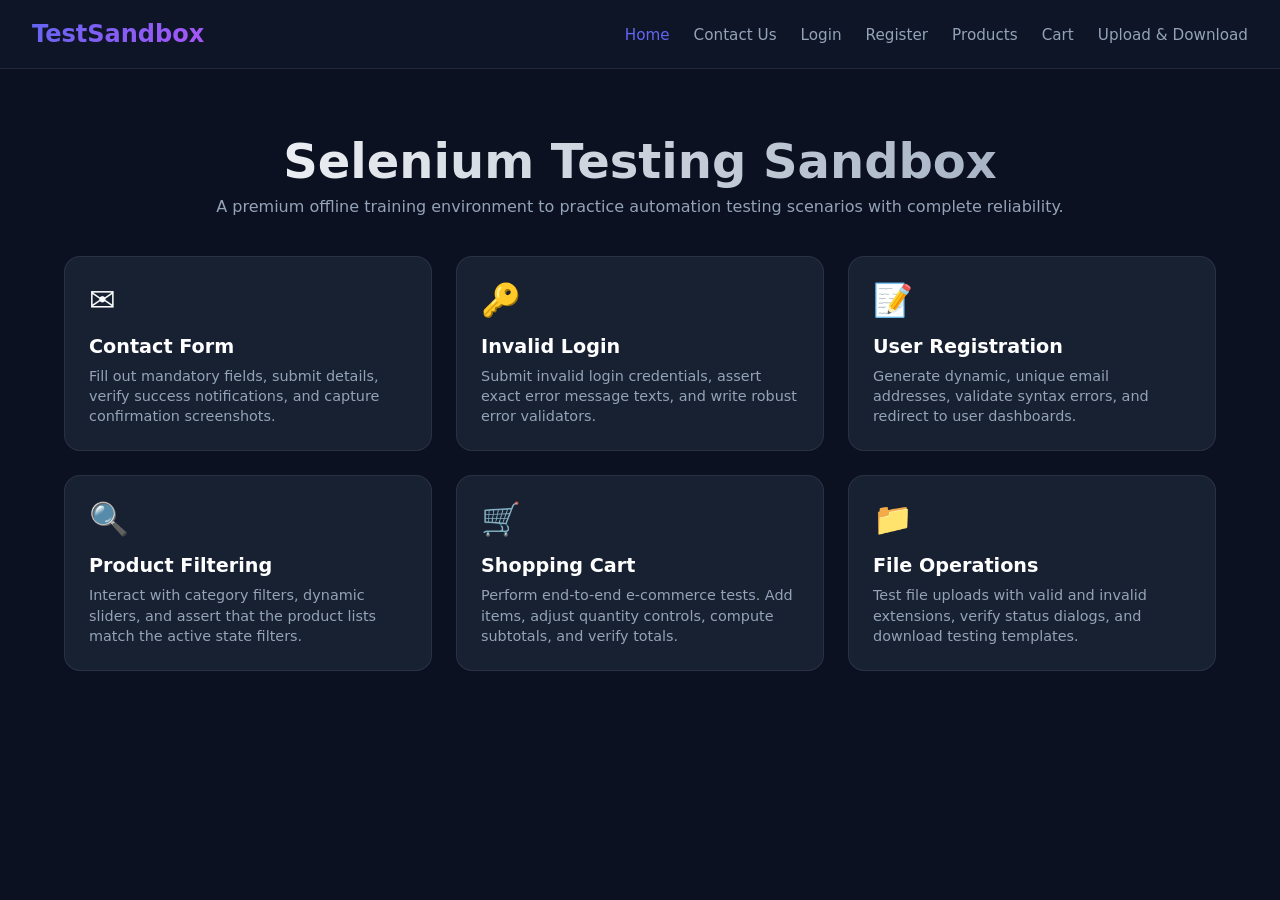
<file: AutomationProject/src/test/resources/mocksite/index.html>
<!DOCTYPE html>
<html lang="en">
<head>
    <meta charset="UTF-8">
    <meta name="viewport" content="width=device-width, initial-scale=1.0">
    <title>Automation Testing Sandbox</title>
    <link rel="stylesheet" href="style.css">
</head>
<body>
    <nav class="navbar">
        <a href="index.html" class="navbar-brand">TestSandbox</a>
        <ul class="navbar-nav">
            <li><a href="index.html" class="nav-link">Home</a></li>
            <li><a href="contact.html" class="nav-link">Contact Us</a></li>
            <li><a href="login.html" class="nav-link">Login</a></li>
            <li><a href="register.html" class="nav-link">Register</a></li>
            <li><a href="products.html" class="nav-link">Products</a></li>
            <li><a href="cart.html" class="nav-link">Cart</a></li>
            <li><a href="upload.html" class="nav-link">Upload & Download</a></li>
        </ul>
    </nav>

    <div class="container" style="text-align: center;">
        <h1 class="page-title" style="font-size: 3rem; margin-top: 1.5rem;">Selenium Testing Sandbox</h1>
        <p class="page-subtitle">A premium offline training environment to practice automation testing scenarios with complete reliability.</p>

        <div class="portal-grid">
            <a href="contact.html" class="portal-card">
                <div class="portal-icon">✉️</div>
                <h3 class="portal-title">Contact Form</h3>
                <p class="portal-desc">Fill out mandatory fields, submit details, verify success notifications, and capture confirmation screenshots.</p>
            </a>

            <a href="login.html" class="portal-card">
                <div class="portal-icon">🔑</div>
                <h3 class="portal-title">Invalid Login</h3>
                <p class="portal-desc">Submit invalid login credentials, assert exact error message texts, and write robust error validators.</p>
            </a>

            <a href="register.html" class="portal-card">
                <div class="portal-icon">📝</div>
                <h3 class="portal-title">User Registration</h3>
                <p class="portal-desc">Generate dynamic, unique email addresses, validate syntax errors, and redirect to user dashboards.</p>
            </a>

            <a href="products.html" class="portal-card">
                <div class="portal-icon">🔍</div>
                <h3 class="portal-title">Product Filtering</h3>
                <p class="portal-desc">Interact with category filters, dynamic sliders, and assert that the product lists match the active state filters.</p>
            </a>

            <a href="cart.html" class="portal-card">
                <div class="portal-icon">🛒</div>
                <h3 class="portal-title">Shopping Cart</h3>
                <p class="portal-desc">Perform end-to-end e-commerce tests. Add items, adjust quantity controls, compute subtotals, and verify totals.</p>
            </a>

            <a href="upload.html" class="portal-card">
                <div class="portal-icon">📁</div>
                <h3 class="portal-title">File Operations</h3>
                <p class="portal-desc">Test file uploads with valid and invalid extensions, verify status dialogs, and download testing templates.</p>
            </a>
        </div>
    </div>

    <script src="app.js"></script>
</body>
</html>
</file>
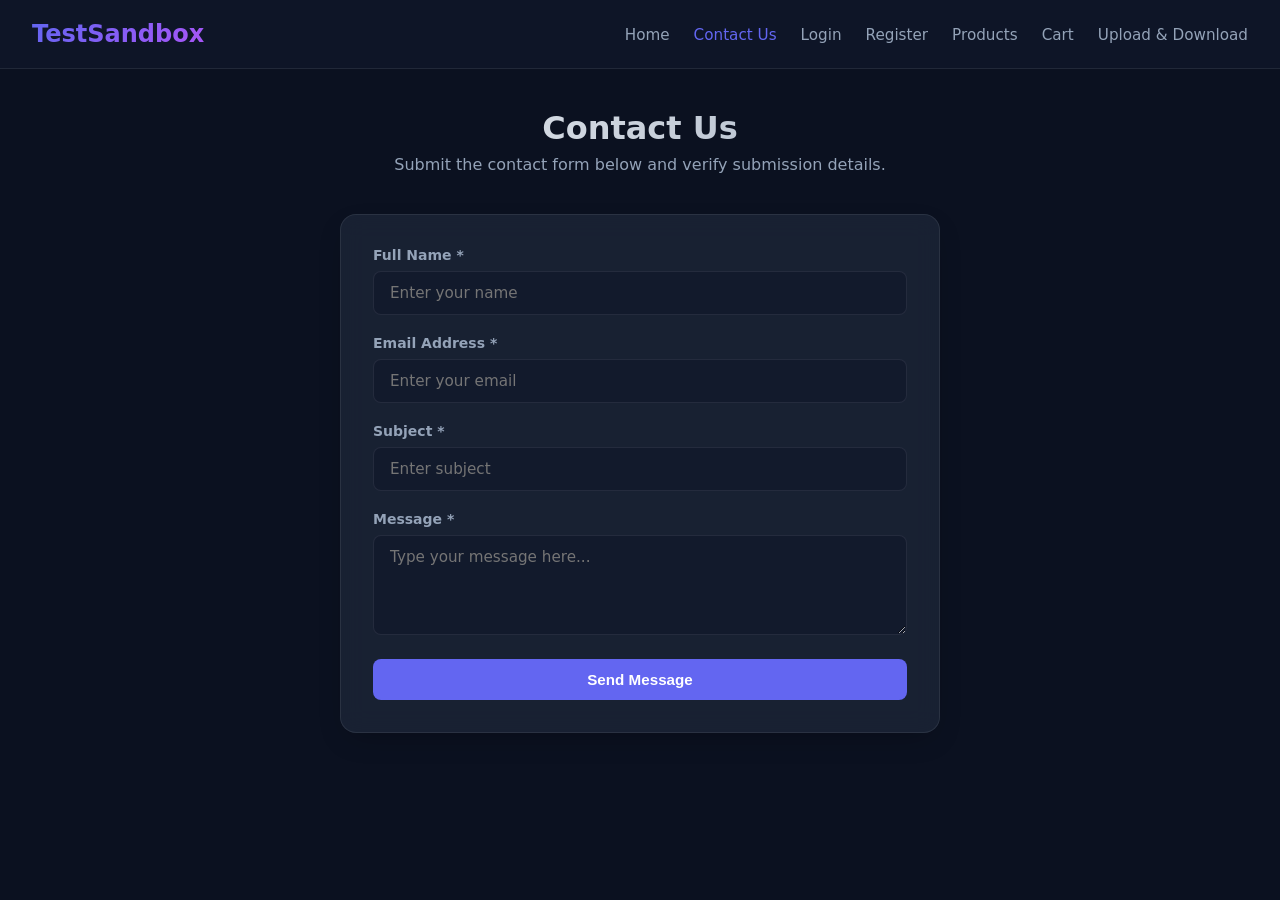
<file: AutomationProject/src/test/resources/mocksite/contact.html>
<!DOCTYPE html>
<html lang="en">
<head>
    <meta charset="UTF-8">
    <meta name="viewport" content="width=device-width, initial-scale=1.0">
    <title>Contact Us - TestSandbox</title>
    <link rel="stylesheet" href="style.css">
</head>
<body>
    <nav class="navbar">
        <a href="index.html" class="navbar-brand">TestSandbox</a>
        <ul class="navbar-nav">
            <li><a href="index.html" class="nav-link">Home</a></li>
            <li><a href="contact.html" class="nav-link">Contact Us</a></li>
            <li><a href="login.html" class="nav-link">Login</a></li>
            <li><a href="register.html" class="nav-link">Register</a></li>
            <li><a href="products.html" class="nav-link">Products</a></li>
            <li><a href="cart.html" class="nav-link">Cart</a></li>
            <li><a href="upload.html" class="nav-link">Upload & Download</a></li>
        </ul>
    </nav>

    <div class="container">
        <h1 class="page-title">Contact Us</h1>
        <p class="page-subtitle">Submit the contact form below and verify submission details.</p>

        <div class="card">
            <div id="success-msg" class="alert alert-success" style="display: none;"></div>
            
            <form id="contact-form">
                <div class="form-group">
                    <label for="name" class="form-label">Full Name *</label>
                    <input type="text" id="name" name="name" class="form-control" placeholder="Enter your name" required>
                </div>
                
                <div class="form-group">
                    <label for="email" class="form-label">Email Address *</label>
                    <input type="email" id="email" name="email" class="form-control" placeholder="Enter your email" required>
                </div>

                <div class="form-group">
                    <label for="subject" class="form-label">Subject *</label>
                    <input type="text" id="subject" name="subject" class="form-control" placeholder="Enter subject" required>
                </div>

                <div class="form-group">
                    <label for="message" class="form-label">Message *</label>
                    <textarea id="message" name="message" class="form-control" placeholder="Type your message here..." required></textarea>
                </div>

                <button type="submit" id="submit-btn" class="btn">Send Message</button>
            </form>
        </div>
    </div>

    <script src="app.js"></script>
</body>
</html>
</file>
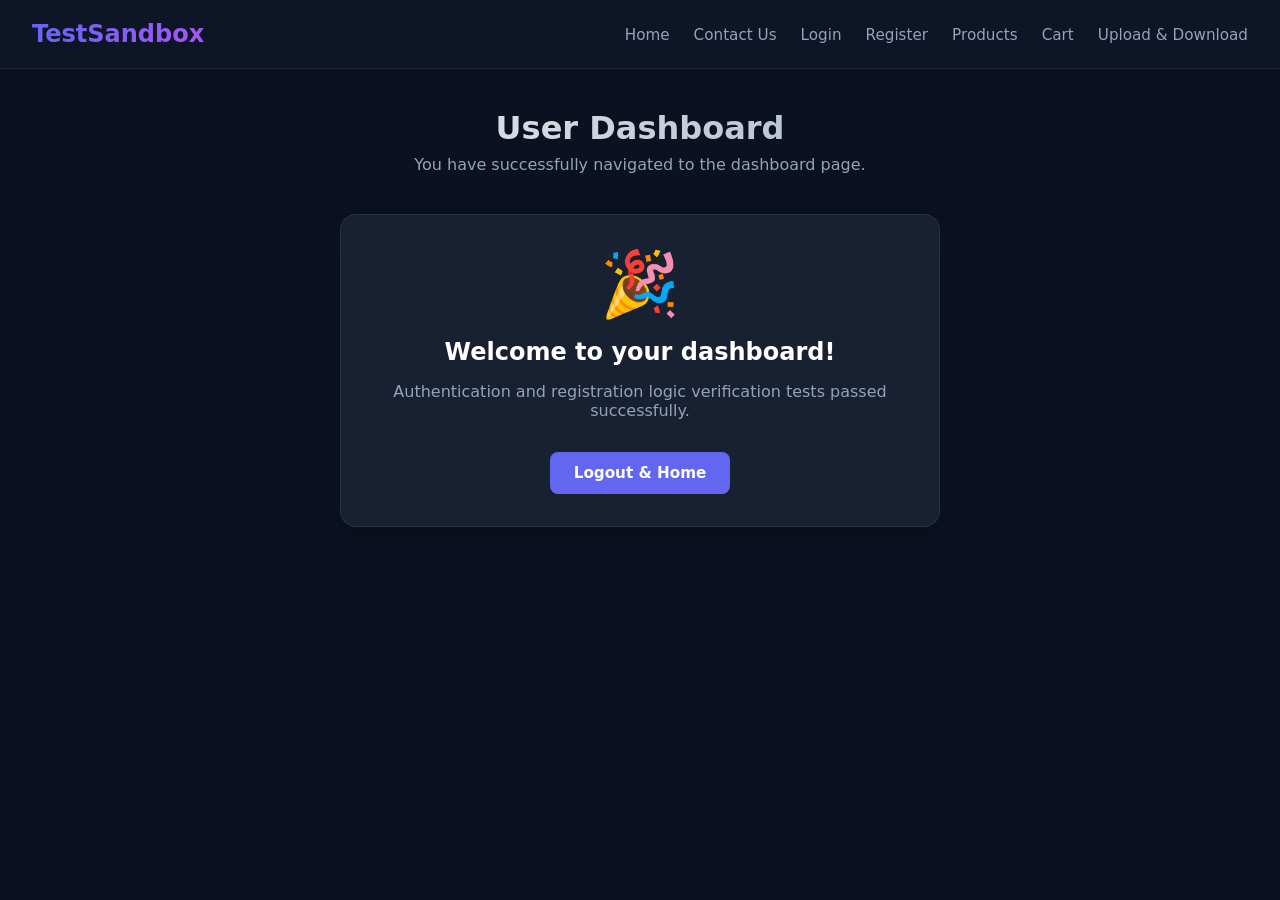
<file: AutomationProject/src/test/resources/mocksite/dashboard.html>
<!DOCTYPE html>
<html lang="en">
<head>
    <meta charset="UTF-8">
    <meta name="viewport" content="width=device-width, initial-scale=1.0">
    <title>Dashboard - TestSandbox</title>
    <link rel="stylesheet" href="style.css">
</head>
<body>
    <nav class="navbar">
        <a href="index.html" class="navbar-brand">TestSandbox</a>
        <ul class="navbar-nav">
            <li><a href="index.html" class="nav-link">Home</a></li>
            <li><a href="contact.html" class="nav-link">Contact Us</a></li>
            <li><a href="login.html" class="nav-link">Login</a></li>
            <li><a href="register.html" class="nav-link">Register</a></li>
            <li><a href="products.html" class="nav-link">Products</a></li>
            <li><a href="cart.html" class="nav-link">Cart</a></li>
            <li><a href="upload.html" class="nav-link">Upload & Download</a></li>
        </ul>
    </nav>

    <div class="container" style="text-align: center;">
        <h1 class="page-title">User Dashboard</h1>
        <p class="page-subtitle">You have successfully navigated to the dashboard page.</p>

        <div class="card">
            <div style="font-size: 4rem; margin-bottom: 1rem;">🎉</div>
            <h2 id="welcome-msg" style="color: white; margin-bottom: 1rem;">Welcome to your dashboard!</h2>
            <p style="color: var(--text-muted); margin-bottom: 2rem;">Authentication and registration logic verification tests passed successfully.</p>
            <a href="index.html" class="btn" style="display: inline-block; width: auto;">Logout & Home</a>
        </div>
    </div>

    <script src="app.js"></script>
</body>
</html>
</file>
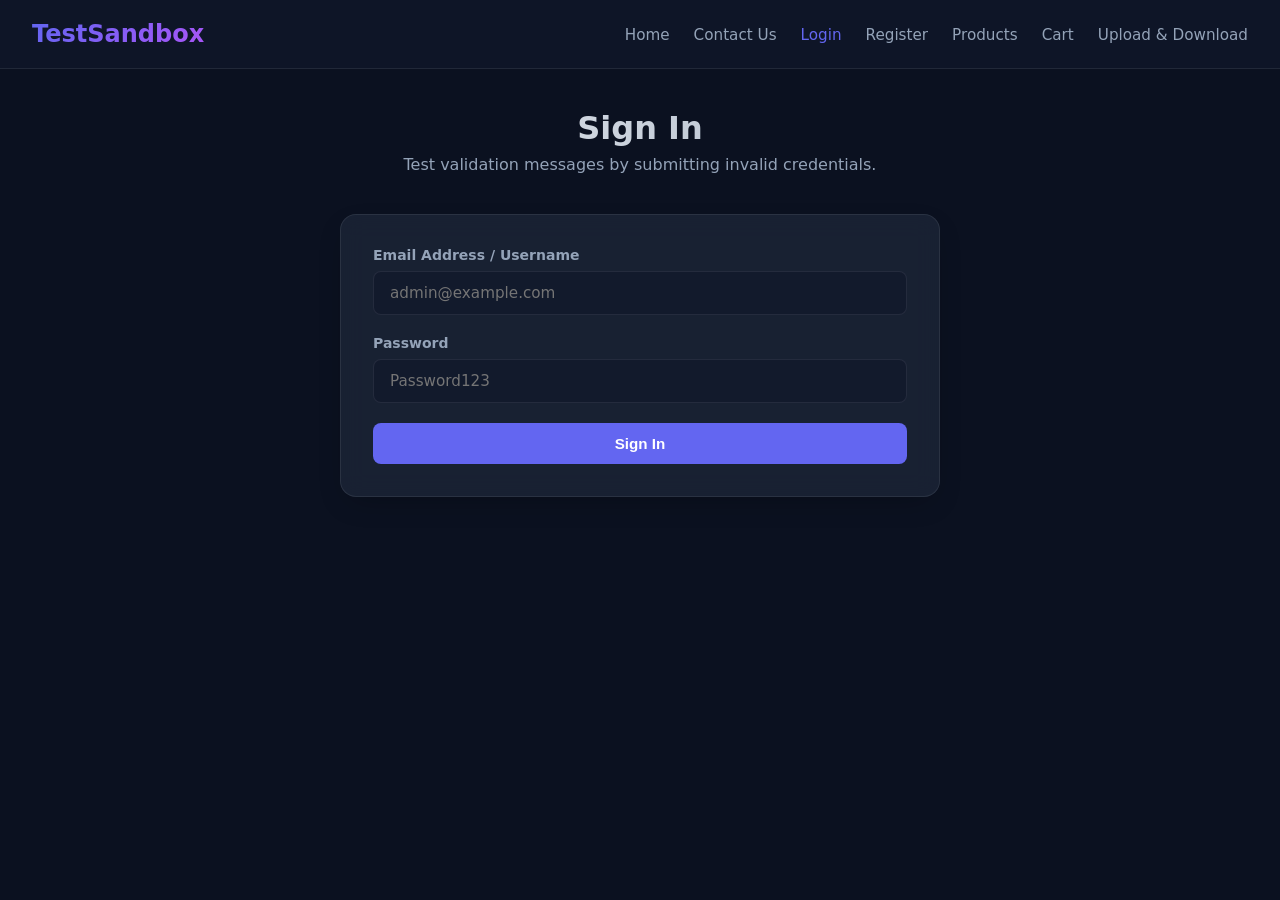
<file: AutomationProject/src/test/resources/mocksite/login.html>
<!DOCTYPE html>
<html lang="en">
<head>
    <meta charset="UTF-8">
    <meta name="viewport" content="width=device-width, initial-scale=1.0">
    <title>Login - TestSandbox</title>
    <link rel="stylesheet" href="style.css">
</head>
<body>
    <nav class="navbar">
        <a href="index.html" class="navbar-brand">TestSandbox</a>
        <ul class="navbar-nav">
            <li><a href="index.html" class="nav-link">Home</a></li>
            <li><a href="contact.html" class="nav-link">Contact Us</a></li>
            <li><a href="login.html" class="nav-link">Login</a></li>
            <li><a href="register.html" class="nav-link">Register</a></li>
            <li><a href="products.html" class="nav-link">Products</a></li>
            <li><a href="cart.html" class="nav-link">Cart</a></li>
            <li><a href="upload.html" class="nav-link">Upload & Download</a></li>
        </ul>
    </nav>

    <div class="container">
        <h1 class="page-title">Sign In</h1>
        <p class="page-subtitle">Test validation messages by submitting invalid credentials.</p>

        <div class="card">
            <div id="error-msg" class="alert alert-danger" style="display: none;"></div>

            <form id="login-form">
                <div class="form-group">
                    <label for="username" class="form-label">Email Address / Username</label>
                    <input type="text" id="username" class="form-control" placeholder="admin@example.com" required>
                </div>

                <div class="form-group">
                    <label for="password" class="form-label">Password</label>
                    <input type="password" id="password" class="form-control" placeholder="Password123" required>
                </div>

                <button type="submit" id="login-btn" class="btn">Sign In</button>
            </form>
        </div>
    </div>

    <script src="app.js"></script>
</body>
</html>
</file>
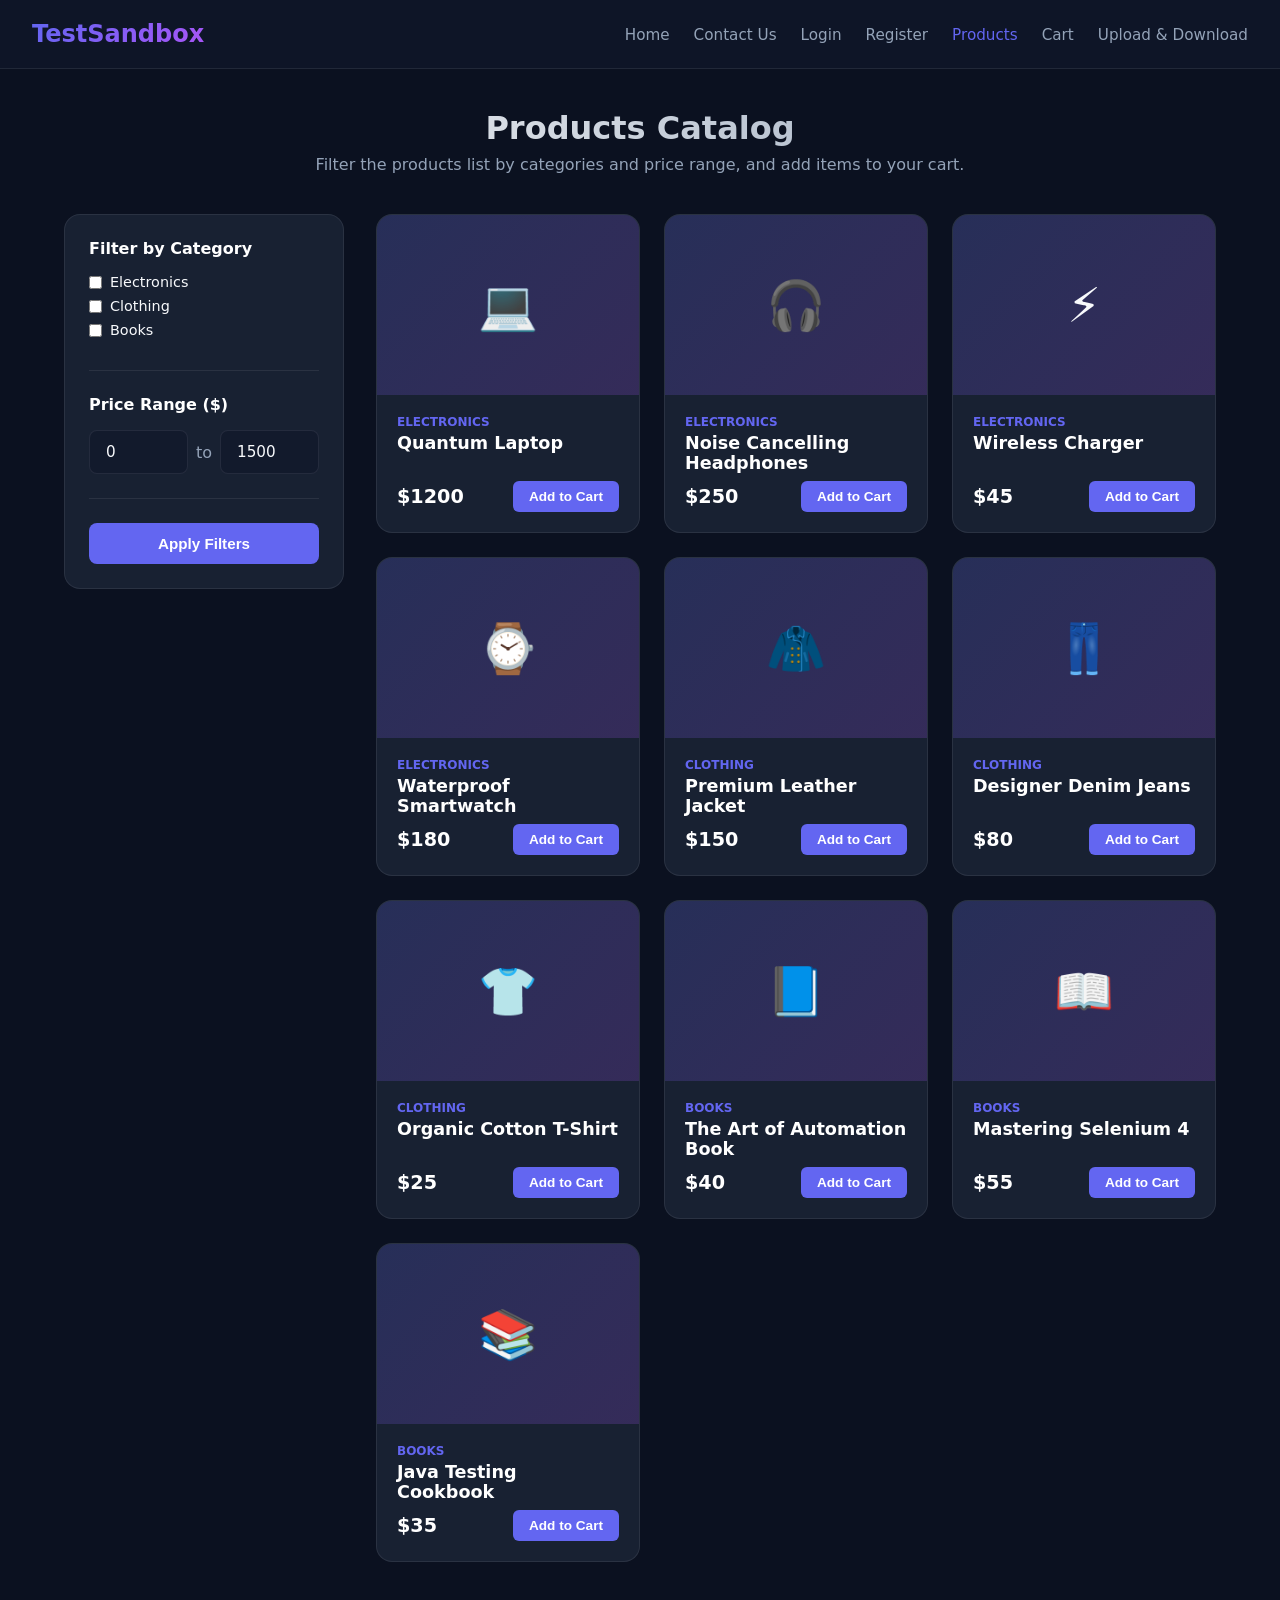
<file: AutomationProject/src/test/resources/mocksite/products.html>
<!DOCTYPE html>
<html lang="en">
<head>
    <meta charset="UTF-8">
    <meta name="viewport" content="width=device-width, initial-scale=1.0">
    <title>Products Catalog - TestSandbox</title>
    <link rel="stylesheet" href="style.css">
</head>
<body>
    <nav class="navbar">
        <a href="index.html" class="navbar-brand">TestSandbox</a>
        <ul class="navbar-nav">
            <li><a href="index.html" class="nav-link">Home</a></li>
            <li><a href="contact.html" class="nav-link">Contact Us</a></li>
            <li><a href="login.html" class="nav-link">Login</a></li>
            <li><a href="register.html" class="nav-link">Register</a></li>
            <li><a href="products.html" class="nav-link">Products</a></li>
            <li><a href="cart.html" class="nav-link">Cart</a></li>
            <li><a href="upload.html" class="nav-link">Upload & Download</a></li>
        </ul>
    </nav>

    <div class="container">
        <h1 class="page-title">Products Catalog</h1>
        <p class="page-subtitle">Filter the products list by categories and price range, and add items to your cart.</p>

        <div class="shop-layout">
            <!-- Sidebar Filters -->
            <aside class="filters-sidebar">
                <div class="filter-section">
                    <h3 class="filter-title">Filter by Category</h3>
                    <label class="filter-option">
                        <input type="checkbox" class="category-filter" value="Electronics" id="cat-electronics">
                        <span>Electronics</span>
                    </label>
                    <label class="filter-option">
                        <input type="checkbox" class="category-filter" value="Clothing" id="cat-clothing">
                        <span>Clothing</span>
                    </label>
                    <label class="filter-option">
                        <input type="checkbox" class="category-filter" value="Books" id="cat-books">
                        <span>Books</span>
                    </label>
                </div>

                <div class="filter-section">
                    <h3 class="filter-title">Price Range ($)</h3>
                    <div style="display: flex; gap: 0.5rem; align-items: center;">
                        <input type="number" id="min-price" class="form-control" placeholder="Min" min="0" value="0">
                        <span style="color: var(--text-muted);">to</span>
                        <input type="number" id="max-price" class="form-control" placeholder="Max" min="0" value="1500">
                    </div>
                </div>

                <button id="filter-btn" class="btn">Apply Filters</button>
            </aside>

            <!-- Products Listing Grid -->
            <main>
                <div id="products-grid" class="products-grid">
                    <!-- Products dynamically rendered by JS -->
                </div>
            </main>
        </div>
    </div>

    <script src="app.js"></script>
</body>
</html>
</file>
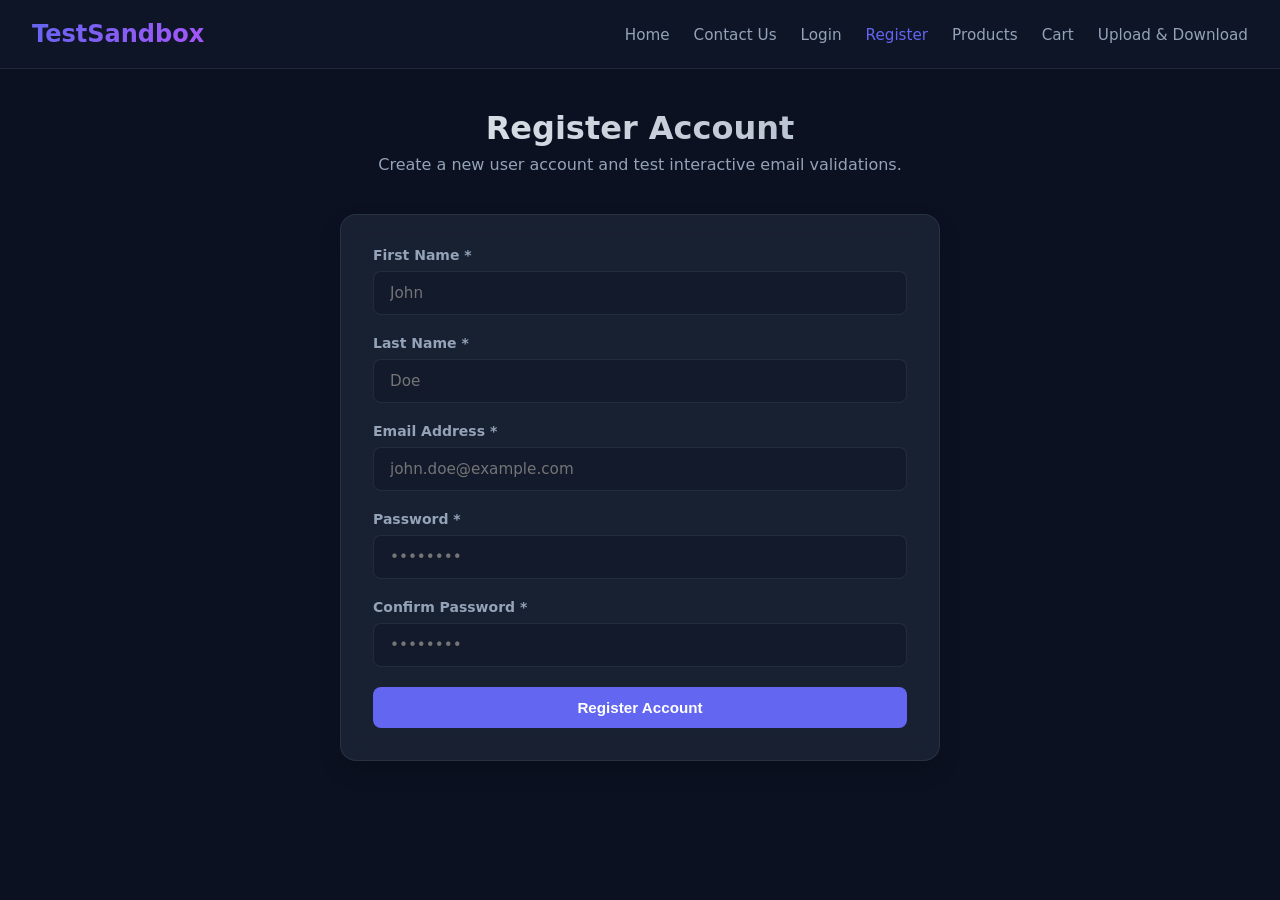
<file: AutomationProject/src/test/resources/mocksite/register.html>
<!DOCTYPE html>
<html lang="en">
<head>
    <meta charset="UTF-8">
    <meta name="viewport" content="width=device-width, initial-scale=1.0">
    <title>Register - TestSandbox</title>
    <link rel="stylesheet" href="style.css">
</head>
<body>
    <nav class="navbar">
        <a href="index.html" class="navbar-brand">TestSandbox</a>
        <ul class="navbar-nav">
            <li><a href="index.html" class="nav-link">Home</a></li>
            <li><a href="contact.html" class="nav-link">Contact Us</a></li>
            <li><a href="login.html" class="nav-link">Login</a></li>
            <li><a href="register.html" class="nav-link">Register</a></li>
            <li><a href="products.html" class="nav-link">Products</a></li>
            <li><a href="cart.html" class="nav-link">Cart</a></li>
            <li><a href="upload.html" class="nav-link">Upload & Download</a></li>
        </ul>
    </nav>

    <div class="container">
        <h1 class="page-title">Register Account</h1>
        <p class="page-subtitle">Create a new user account and test interactive email validations.</p>

        <div class="card">
            <form id="reg-form" novalidate>
                <div class="form-group">
                    <label for="first-name" class="form-label">First Name *</label>
                    <input type="text" id="first-name" class="form-control" placeholder="John" required>
                </div>

                <div class="form-group">
                    <label for="last-name" class="form-label">Last Name *</label>
                    <input type="text" id="last-name" class="form-control" placeholder="Doe" required>
                </div>

                <div class="form-group">
                    <label for="reg-email" class="form-label">Email Address *</label>
                    <input type="email" id="reg-email" class="form-control" placeholder="john.doe@example.com" required>
                    <span id="email-error-msg" class="error-feedback"></span>
                </div>

                <div class="form-group">
                    <label for="reg-password" class="form-label">Password *</label>
                    <input type="password" id="reg-password" class="form-control" placeholder="••••••••" required>
                </div>

                <div class="form-group">
                    <label for="confirm-password" class="form-label">Confirm Password *</label>
                    <input type="password" id="confirm-password" class="form-control" placeholder="••••••••" required>
                    <span id="pass-error-msg" class="error-feedback"></span>
                </div>

                <button type="submit" id="register-btn" class="btn">Register Account</button>
            </form>
        </div>
    </div>

    <script src="app.js"></script>
</body>
</html>
</file>
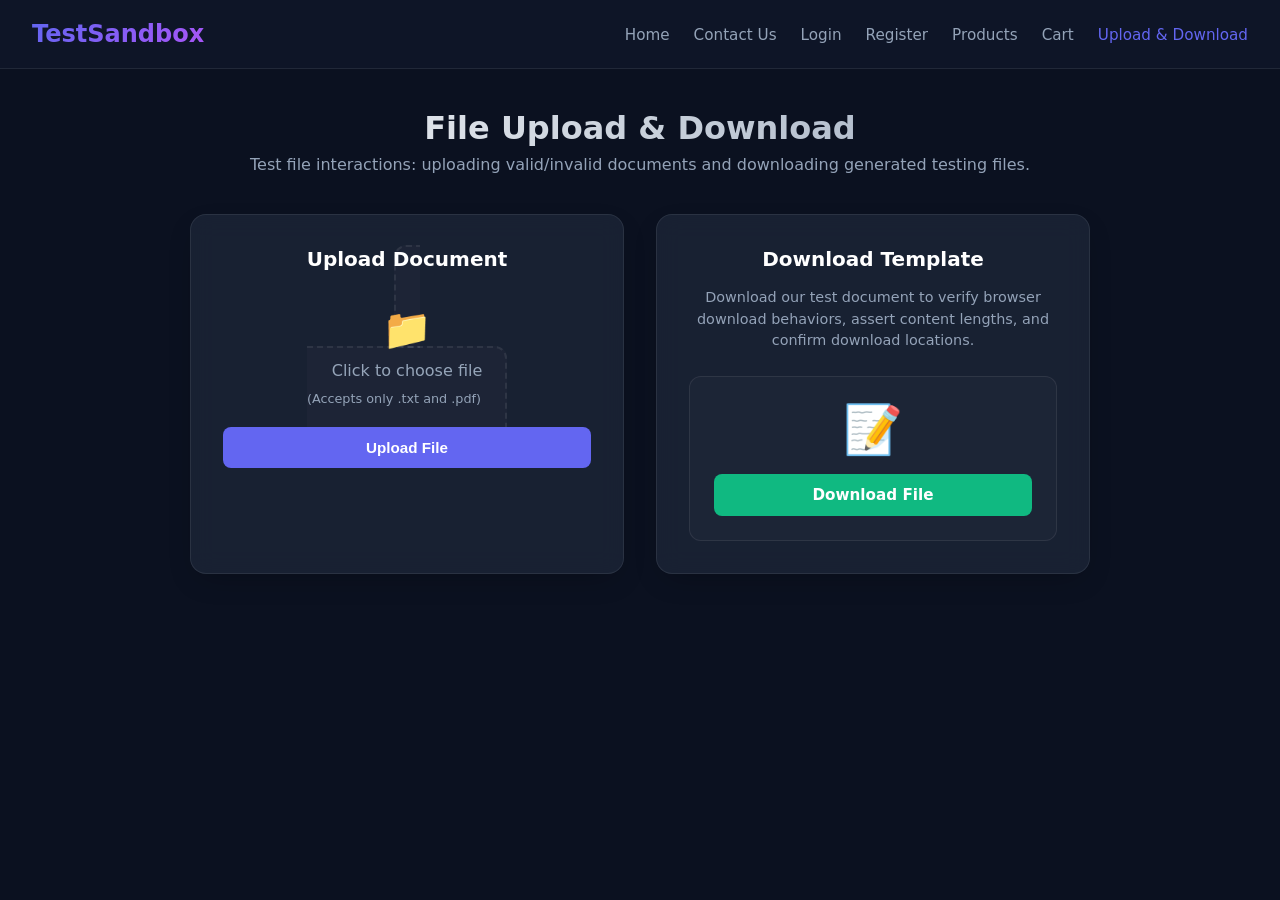
<file: AutomationProject/src/test/resources/mocksite/upload.html>
<!DOCTYPE html>
<html lang="en">
<head>
    <meta charset="UTF-8">
    <meta name="viewport" content="width=device-width, initial-scale=1.0">
    <title>File Operations - TestSandbox</title>
    <link rel="stylesheet" href="style.css">
</head>
<body>
    <nav class="navbar">
        <a href="index.html" class="navbar-brand">TestSandbox</a>
        <ul class="navbar-nav">
            <li><a href="index.html" class="nav-link">Home</a></li>
            <li><a href="contact.html" class="nav-link">Contact Us</a></li>
            <li><a href="login.html" class="nav-link">Login</a></li>
            <li><a href="register.html" class="nav-link">Register</a></li>
            <li><a href="products.html" class="nav-link">Products</a></li>
            <li><a href="cart.html" class="nav-link">Cart</a></li>
            <li><a href="upload.html" class="nav-link">Upload & Download</a></li>
        </ul>
    </nav>

    <div class="container">
        <h1 class="page-title">File Upload & Download</h1>
        <p class="page-subtitle">Test file interactions: uploading valid/invalid documents and downloading generated testing files.</p>

        <div style="display: grid; grid-template-columns: 1fr 1fr; gap: 2rem; max-width: 900px; margin: 0 auto;">
            <!-- Upload Box -->
            <div class="card" style="margin: 0; max-width: none;">
                <h2 style="color: white; font-size: 1.25rem; margin-bottom: 1rem; text-align: center;">Upload Document</h2>
                
                <div id="upload-status-msg" class="alert" style="display: none;"></div>

                <form id="upload-form">
                    <div class="form-group" style="text-align: center;">
                        <label for="file-upload-input" class="upload-area">
                            <span style="font-size: 2.5rem; display: block; margin-bottom: 0.5rem;">📁</span>
                            <span style="color: var(--text-muted); display: block; margin-bottom: 0.5rem;">Click to choose file</span>
                            <span style="font-size: 0.8rem; color: var(--text-muted);">(Accepts only .txt and .pdf)</span>
                            <input type="file" id="file-upload-input" style="display: none;" required>
                        </label>
                    </div>
                    <button type="submit" id="upload-submit-btn" class="btn">Upload File</button>
                </form>
            </div>

            <!-- Download Box -->
            <div class="card" style="margin: 0; max-width: none; display: flex; flex-direction: column; justify-content: space-between;">
                <div>
                    <h2 style="color: white; font-size: 1.25rem; margin-bottom: 1rem; text-align: center;">Download Template</h2>
                    <p style="color: var(--text-muted); font-size: 0.9rem; text-align: center; line-height: 1.5; margin-bottom: 1.5rem;">
                        Download our test document to verify browser download behaviors, assert content lengths, and confirm download locations.
                    </p>
                </div>
                
                <div class="download-box">
                    <span style="font-size: 3rem; display: block; margin-bottom: 1rem;">📝</span>
                    <a id="file-download-link" href="#" class="btn" style="background-color: var(--success-color);">Download File</a>
                </div>
            </div>
        </div>
    </div>

    <script src="app.js"></script>
</body>
</html>
</file>
<file: AutomationProject/src/test/resources/mocksite/style.css>
/* Modern Premium CSS Stylesheet for Mock Site */
:root {
    --bg-color: #0b1120;
    --card-bg: rgba(30, 41, 59, 0.7);
    --border-color: rgba(255, 255, 255, 0.08);
    --primary-color: #6366f1;
    --primary-hover: #4f46e5;
    --success-color: #10b981;
    --error-color: #f43f5e;
    --text-main: #f8fafc;
    --text-muted: #94a3b8;
    --font-family: 'Inter', system-ui, -apple-system, sans-serif;
}

* {
    box-sizing: border-box;
    margin: 0;
    padding: 0;
}

body {
    background-color: var(--bg-color);
    color: var(--text-main);
    font-family: var(--font-family);
    min-height: 100vh;
    display: flex;
    flex-direction: column;
    overflow-x: hidden;
}

/* Navbar */
.navbar {
    display: flex;
    justify-content: space-between;
    align-items: center;
    padding: 1.25rem 2rem;
    background-color: rgba(15, 23, 42, 0.8);
    backdrop-filter: blur(8px);
    border-bottom: 1px solid var(--border-color);
    position: sticky;
    top: 0;
    z-index: 100;
}

.navbar-brand {
    font-size: 1.5rem;
    font-weight: 700;
    color: #fff;
    text-decoration: none;
    background: linear-gradient(135deg, #6366f1, #a855f7);
    -webkit-background-clip: text;
    -webkit-text-fill-color: transparent;
}

.navbar-nav {
    display: flex;
    list-style: none;
    gap: 1.5rem;
}

.nav-link {
    color: var(--text-muted);
    text-decoration: none;
    font-size: 0.95rem;
    font-weight: 500;
    transition: color 0.2s ease;
}

.nav-link:hover, .nav-link.active {
    color: var(--primary-color);
}

/* Main Container */
.container {
    flex: 1;
    max-width: 1200px;
    width: 100%;
    margin: 0 auto;
    padding: 2.5rem 1.5rem;
}

.page-title {
    font-size: 2rem;
    font-weight: 800;
    margin-bottom: 0.5rem;
    text-align: center;
    background: linear-gradient(to right, #ffffff, #94a3b8);
    -webkit-background-clip: text;
    -webkit-text-fill-color: transparent;
}

.page-subtitle {
    font-size: 1rem;
    color: var(--text-muted);
    text-align: center;
    margin-bottom: 2.5rem;
}

/* Glass Card */
.card {
    background-color: var(--card-bg);
    border: 1px solid var(--border-color);
    border-radius: 1rem;
    padding: 2rem;
    box-shadow: 0 10px 30px -10px rgba(0, 0, 0, 0.3);
    backdrop-filter: blur(12px);
    max-width: 600px;
    margin: 0 auto;
}

/* Form Styles */
.form-group {
    margin-bottom: 1.25rem;
    text-align: left;
}

.form-label {
    display: block;
    font-size: 0.875rem;
    font-weight: 600;
    color: var(--text-muted);
    margin-bottom: 0.5rem;
}

.form-control {
    width: 100%;
    padding: 0.75rem 1rem;
    background-color: rgba(15, 23, 42, 0.6);
    border: 1px solid var(--border-color);
    border-radius: 0.5rem;
    color: var(--text-main);
    font-family: inherit;
    font-size: 0.95rem;
    outline: none;
    transition: border-color 0.2s, box-shadow 0.2s;
}

.form-control:focus {
    border-color: var(--primary-color);
    box-shadow: 0 0 0 3px rgba(99, 102, 241, 0.2);
}

textarea.form-control {
    resize: vertical;
    min-height: 100px;
}

/* Buttons */
.btn {
    display: inline-block;
    width: 100%;
    padding: 0.75rem 1.5rem;
    background-color: var(--primary-color);
    color: white;
    font-size: 0.95rem;
    font-weight: 600;
    text-align: center;
    text-decoration: none;
    border: none;
    border-radius: 0.5rem;
    cursor: pointer;
    transition: background-color 0.2s, transform 0.1s;
}

.btn:hover {
    background-color: var(--primary-hover);
}

.btn:active {
    transform: scale(0.98);
}

/* Alerts */
.alert {
    padding: 1rem;
    border-radius: 0.5rem;
    margin-bottom: 1.5rem;
    font-size: 0.9rem;
    display: none;
}

.alert-success {
    display: block;
    background-color: rgba(16, 185, 129, 0.15);
    border: 1px solid var(--success-color);
    color: #34d399;
}

.alert-danger {
    display: block;
    background-color: rgba(244, 63, 94, 0.15);
    border: 1px solid var(--error-color);
    color: #fb7185;
}

/* Products Layout */
.shop-layout {
    display: grid;
    grid-template-columns: 280px 1fr;
    gap: 2rem;
    align-items: start;
}

@media (max-width: 768px) {
    .shop-layout {
        grid-template-columns: 1fr;
    }
}

.filters-sidebar {
    background-color: var(--card-bg);
    border: 1px solid var(--border-color);
    border-radius: 1rem;
    padding: 1.5rem;
    position: sticky;
    top: 5rem;
}

.filter-section {
    margin-bottom: 1.5rem;
    border-bottom: 1px solid var(--border-color);
    padding-bottom: 1.5rem;
}

.filter-section:last-child {
    border-bottom: none;
    padding-bottom: 0;
}

.filter-title {
    font-size: 1rem;
    font-weight: 700;
    margin-bottom: 1rem;
    color: #fff;
}

.filter-option {
    display: flex;
    align-items: center;
    gap: 0.5rem;
    margin-bottom: 0.5rem;
    font-size: 0.9rem;
    cursor: pointer;
}

.filter-option input {
    accent-color: var(--primary-color);
}

.products-grid {
    display: grid;
    grid-template-columns: repeat(auto-fill, minmax(240px, 1fr));
    gap: 1.5rem;
}

.product-card {
    background-color: var(--card-bg);
    border: 1px solid var(--border-color);
    border-radius: 1rem;
    overflow: hidden;
    display: flex;
    flex-direction: column;
    transition: transform 0.2s, border-color 0.2s;
}

.product-card:hover {
    transform: translateY(-4px);
    border-color: rgba(99, 102, 241, 0.4);
}

.product-img {
    height: 180px;
    background: linear-gradient(135deg, rgba(99, 102, 241, 0.2), rgba(168, 85, 247, 0.2));
    display: flex;
    align-items: center;
    justify-content: center;
    font-size: 3rem;
}

.product-info {
    padding: 1.25rem;
    display: flex;
    flex-direction: column;
    flex: 1;
}

.product-category {
    font-size: 0.75rem;
    font-weight: 700;
    text-transform: uppercase;
    color: var(--primary-color);
    margin-bottom: 0.25rem;
}

.product-title {
    font-size: 1.1rem;
    font-weight: 600;
    margin-bottom: 0.5rem;
    color: #fff;
}

.product-price-row {
    display: flex;
    justify-content: space-between;
    align-items: center;
    margin-top: auto;
}

.product-price {
    font-size: 1.2rem;
    font-weight: 700;
    color: #fff;
}

.add-to-cart-btn {
    background-color: var(--primary-color);
    border: none;
    color: white;
    padding: 0.5rem 1rem;
    border-radius: 0.375rem;
    font-weight: 600;
    cursor: pointer;
    font-size: 0.85rem;
    transition: background-color 0.2s;
}

.add-to-cart-btn:hover {
    background-color: var(--primary-hover);
}

/* Shopping Cart UI */
.cart-card {
    max-width: 800px;
}

.cart-items-list {
    display: flex;
    flex-direction: column;
    gap: 1rem;
    margin-bottom: 1.5rem;
}

.cart-item {
    display: grid;
    grid-template-columns: 80px 2fr 1fr 1fr auto;
    align-items: center;
    gap: 1rem;
    padding: 1rem;
    border: 1px solid var(--border-color);
    border-radius: 0.5rem;
    background-color: rgba(15, 23, 42, 0.4);
}

@media (max-width: 600px) {
    .cart-item {
        grid-template-columns: 1fr;
        text-align: center;
    }
}

.cart-item-img {
    height: 60px;
    background: rgba(255, 255, 255, 0.05);
    border-radius: 0.25rem;
    display: flex;
    align-items: center;
    justify-content: center;
    font-size: 1.5rem;
}

.cart-item-title {
    font-weight: 600;
    color: white;
}

.cart-item-price {
    font-size: 0.95rem;
    color: var(--text-muted);
}

.cart-qty-control {
    display: flex;
    align-items: center;
    gap: 0.5rem;
    justify-self: center;
}

.qty-btn {
    width: 28px;
    height: 28px;
    border-radius: 50%;
    border: 1px solid var(--border-color);
    background-color: rgba(255, 255, 255, 0.05);
    color: white;
    cursor: pointer;
    display: flex;
    align-items: center;
    justify-content: center;
    font-weight: bold;
    font-size: 1rem;
    transition: background-color 0.2s;
}

.qty-btn:hover {
    background-color: var(--primary-color);
}

.item-qty {
    font-weight: 600;
    font-size: 0.95rem;
    width: 20px;
    text-align: center;
}

.remove-item-btn {
    color: var(--error-color);
    background: none;
    border: none;
    cursor: pointer;
    font-weight: 600;
    font-size: 0.9rem;
}

.cart-totals {
    border-top: 1px solid var(--border-color);
    padding-top: 1rem;
    display: flex;
    flex-direction: column;
    gap: 0.5rem;
    align-items: flex-end;
}

.total-row {
    display: flex;
    justify-content: space-between;
    width: 250px;
    font-size: 0.95rem;
    color: var(--text-muted);
}

.total-row.grand-total {
    font-size: 1.25rem;
    font-weight: 800;
    color: white;
    border-top: 1px solid var(--border-color);
    padding-top: 0.5rem;
    margin-top: 0.5rem;
}

/* Upload and Download UI */
.file-section {
    display: flex;
    flex-direction: column;
    gap: 1.5rem;
}

.upload-area {
    border: 2px dashed var(--border-color);
    padding: 2.5rem 1.5rem;
    border-radius: 0.75rem;
    text-align: center;
    background-color: rgba(255, 255, 255, 0.02);
    cursor: pointer;
    transition: border-color 0.2s;
}

.upload-area:hover {
    border-color: var(--primary-color);
}

.download-box {
    background-color: rgba(255, 255, 255, 0.02);
    border: 1px solid var(--border-color);
    border-radius: 0.75rem;
    padding: 1.5rem;
    text-align: center;
}

/* Home Portal Links */
.portal-grid {
    display: grid;
    grid-template-columns: repeat(auto-fill, minmax(280px, 1fr));
    gap: 1.5rem;
    margin-top: 2rem;
}

.portal-card {
    background-color: var(--card-bg);
    border: 1px solid var(--border-color);
    border-radius: 1rem;
    padding: 1.5rem;
    text-decoration: none;
    color: inherit;
    transition: transform 0.2s, border-color 0.2s;
    text-align: left;
}

.portal-card:hover {
    transform: translateY(-4px);
    border-color: var(--primary-color);
}

.portal-icon {
    font-size: 2rem;
    margin-bottom: 1rem;
}

.portal-title {
    font-size: 1.2rem;
    font-weight: 700;
    color: #fff;
    margin-bottom: 0.5rem;
}

.portal-desc {
    font-size: 0.9rem;
    color: var(--text-muted);
    line-height: 1.4;
}

/* Error messages label under fields */
.error-feedback {
    color: var(--error-color);
    font-size: 0.8rem;
    margin-top: 0.25rem;
    display: none;
}
</file>
